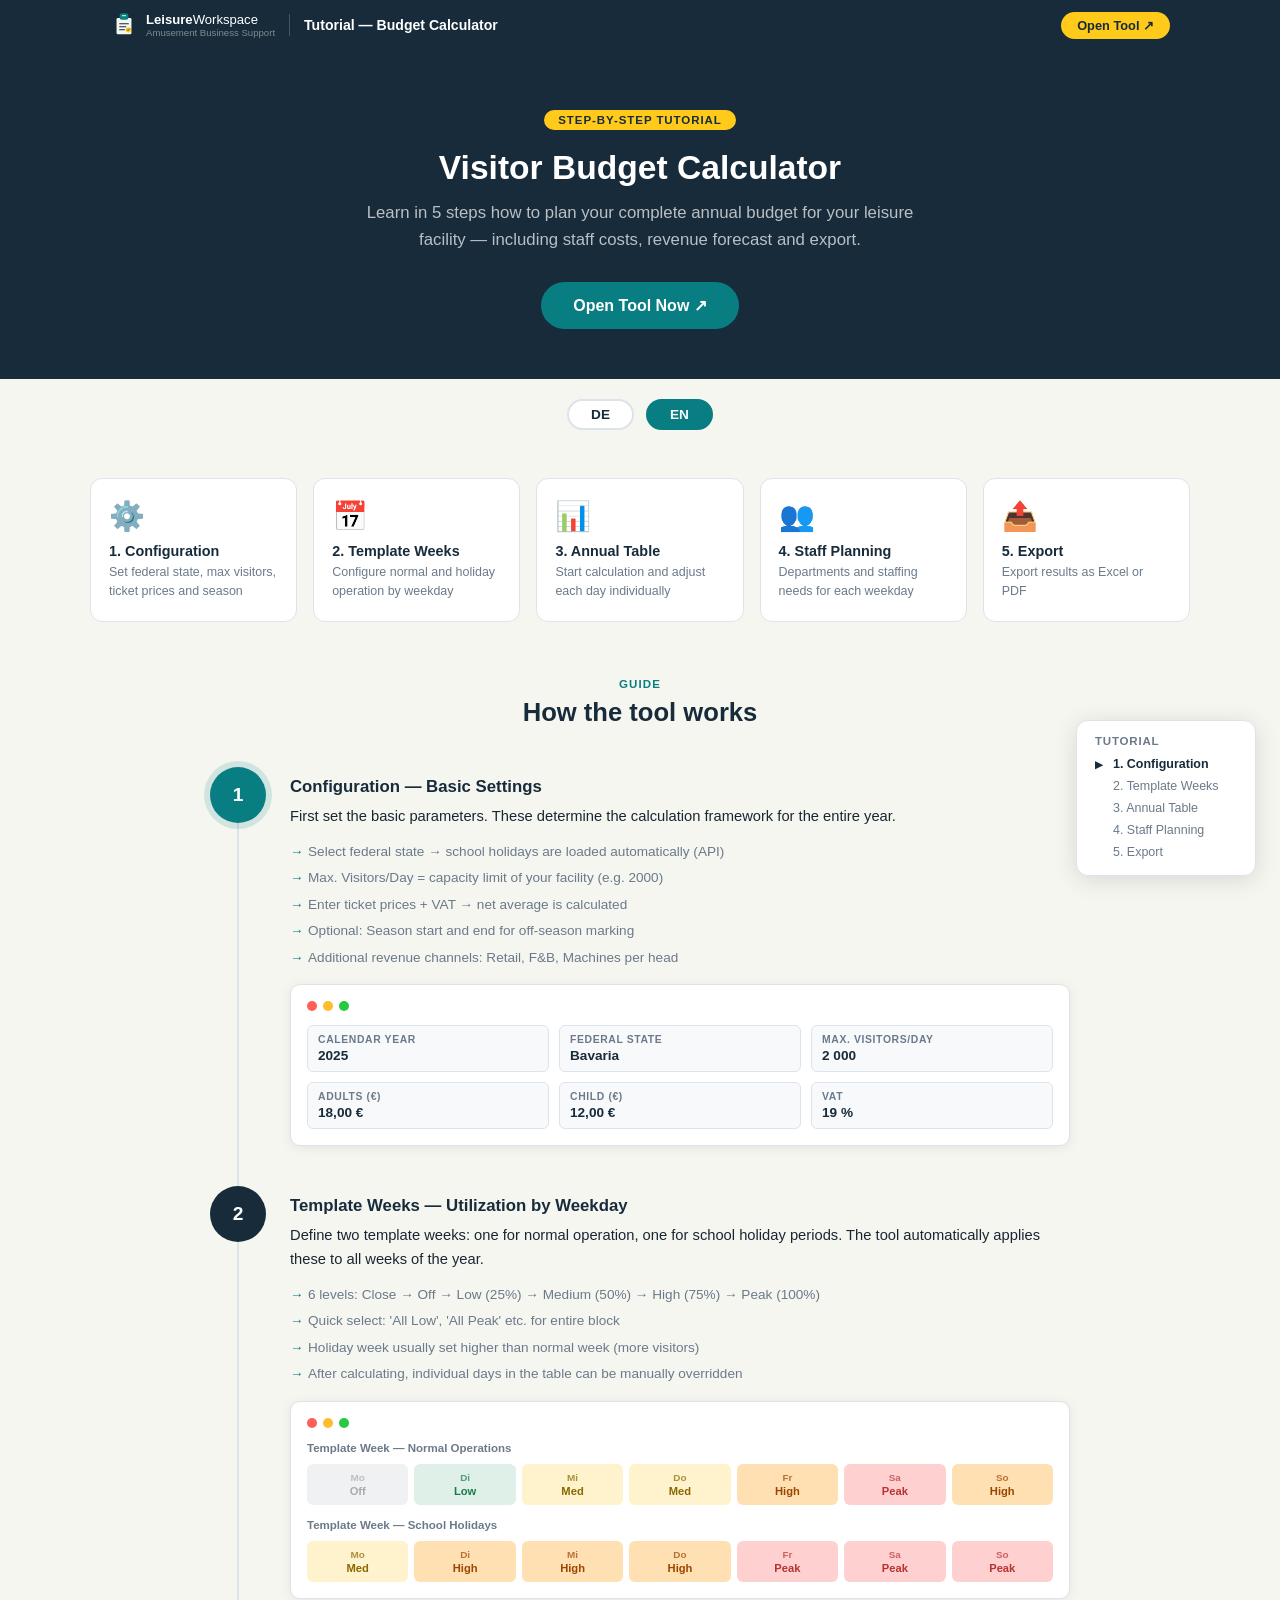
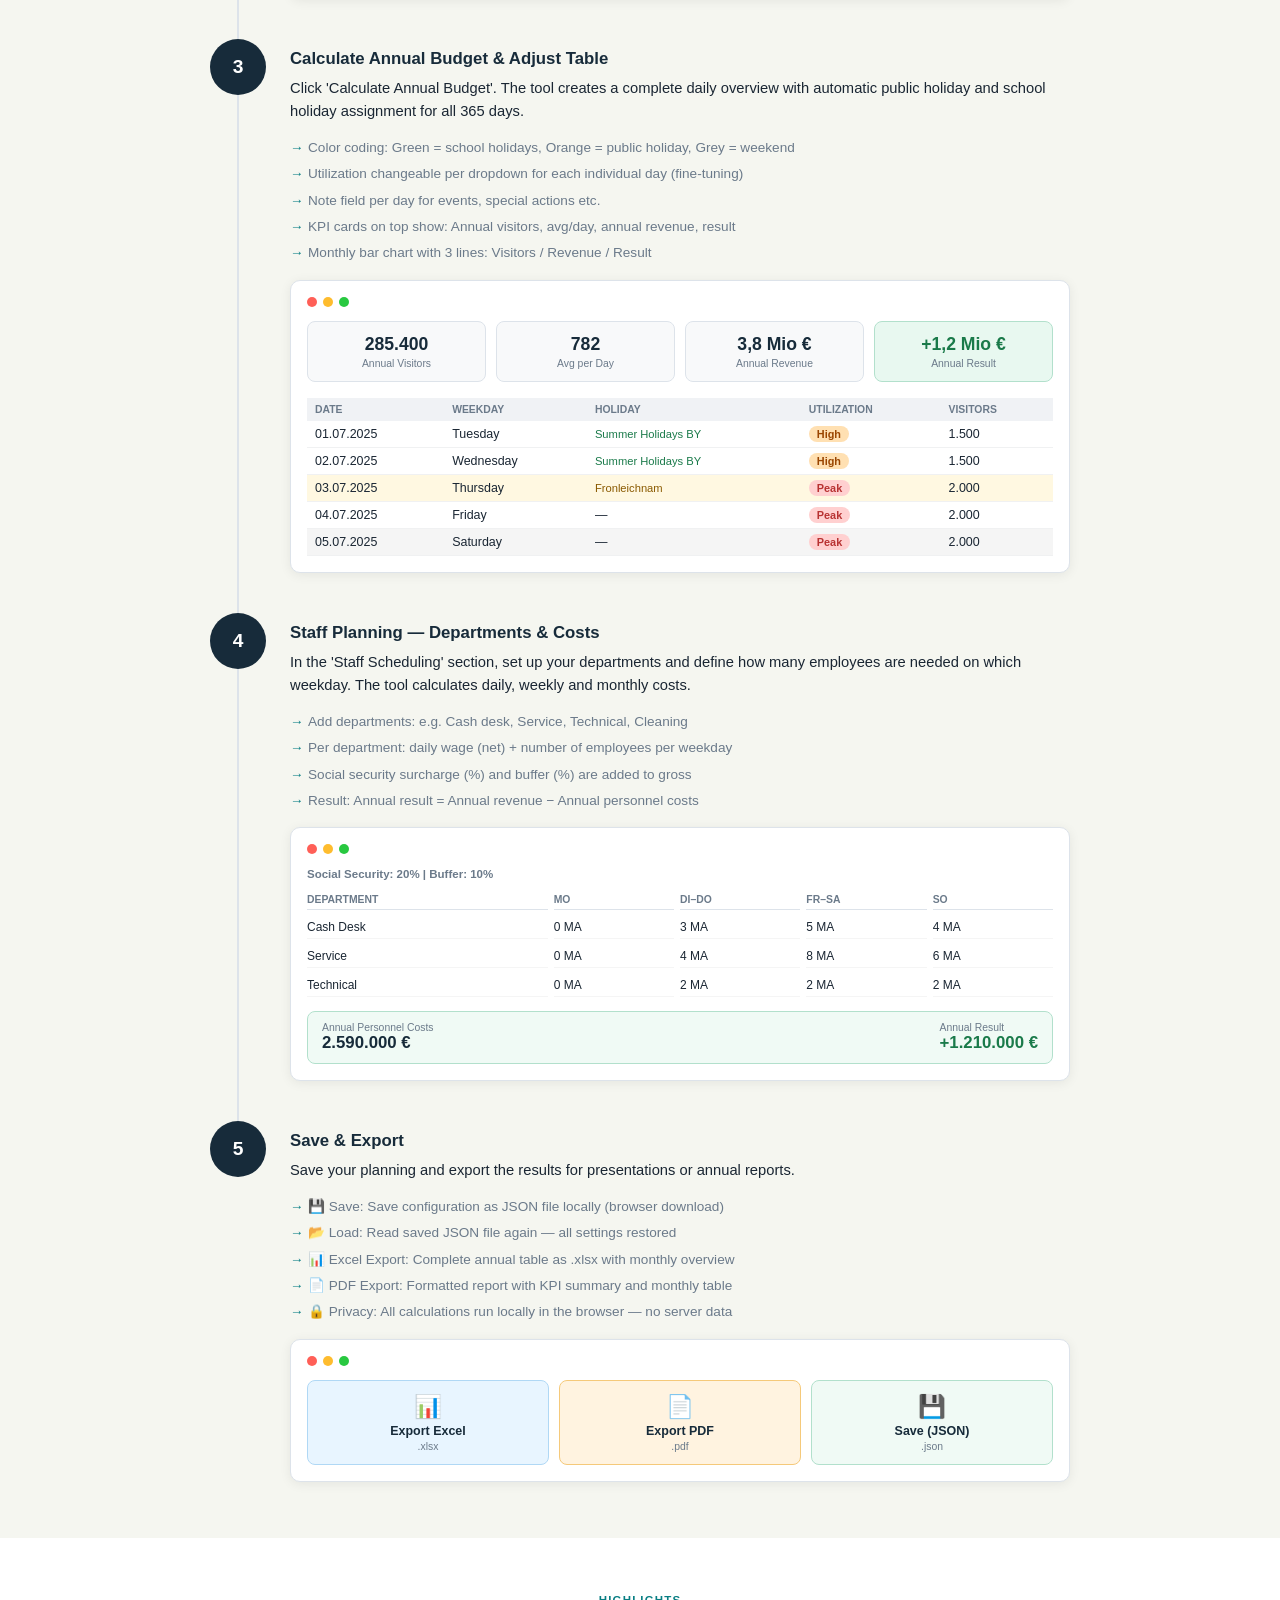
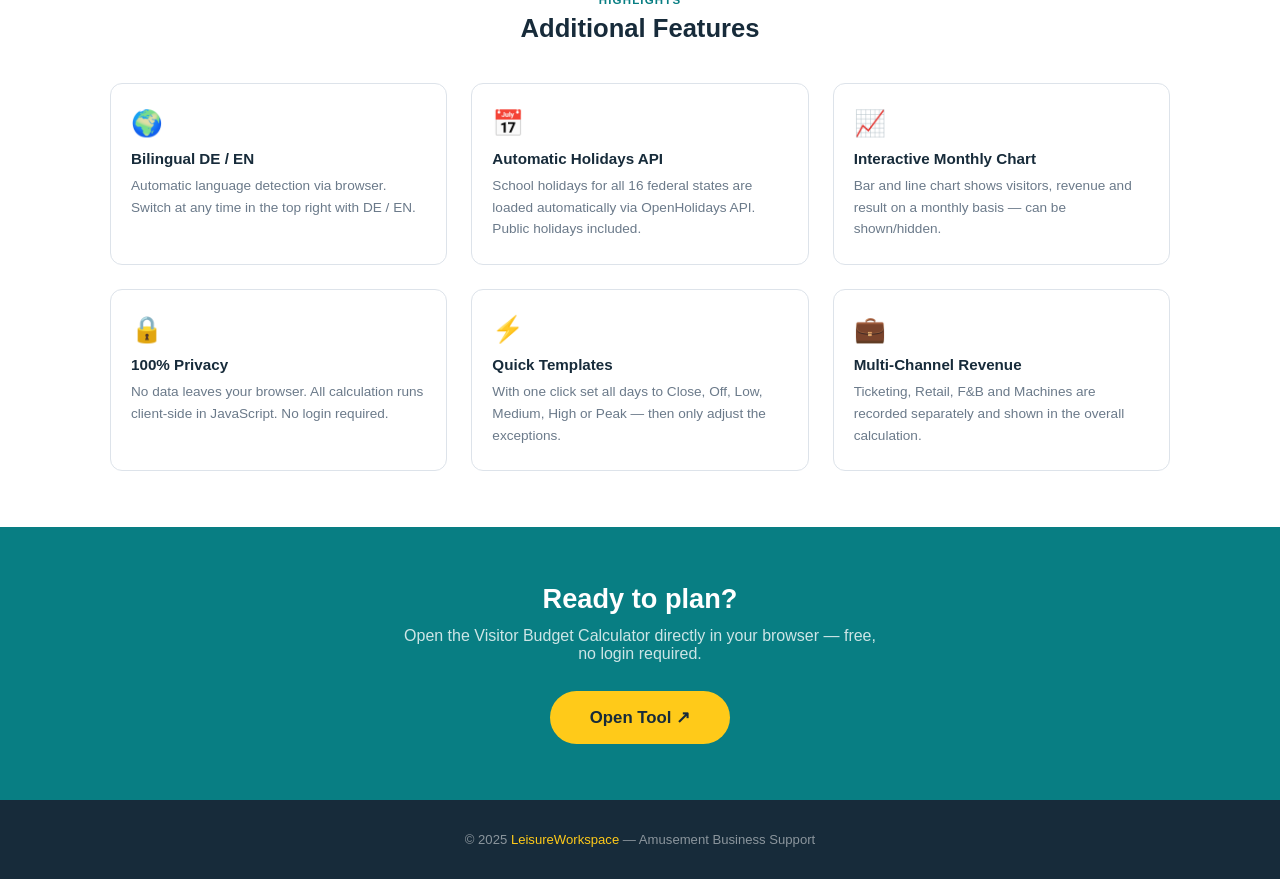
<file: tutorial.html>
<!DOCTYPE html>
<html lang="de">
<head>
  <meta charset="UTF-8" />
  <meta name="viewport" content="width=device-width, initial-scale=1.0" />
  <title>Tutorial — Besucher-Budget-Rechner | LeisureWorkspace</title>
  <style>
    :root {
      --navy: #172B3A;
      --teal: #087E83;
      --yellow: #FFCA19;
      --bg: #F5F6F0;
      --white: #ffffff;
      --text: #1a2633;
      --muted: #6b7a8a;
      --border: #dde3ea;
      --step-active: #087E83;
      --radius: 12px;
    }
    * { box-sizing: border-box; margin: 0; padding: 0; }
    body { font-family: -apple-system, BlinkMacSystemFont, 'Segoe UI', sans-serif; background: var(--bg); color: var(--text); }

    /* NAV */
    .top-nav { background: var(--navy); position: sticky; top: 0; z-index: 200; }
    .nav-inner { max-width: 1100px; margin: 0 auto; padding: 0 20px; height: 50px; display: flex; align-items: center; gap: 0; }
    .nav-brand { display: flex; align-items: center; gap: 8px; text-decoration: none; flex-shrink: 0; }
    .nav-logo-svg { width: 28px; height: 28px; }
    .nav-brand-name { font-size: 0.82rem; color: #fff; font-weight: 400; }
    .nav-brand-name strong { font-weight: 800; }
    .nav-brand-sub { font-size: 0.6rem; color: rgba(255,255,255,.45); }
    .nav-divider { width: 1px; height: 22px; background: rgba(255,255,255,.2); margin: 0 14px; }
    .nav-tool-title { font-size: 0.88rem; font-weight: 600; color: #fff; }
    .nav-spacer { flex: 1; }
    .nav-home-btn { background: var(--yellow); color: var(--navy); border-radius: 999px; padding: 6px 16px; font-size: 0.8rem; font-weight: 700; text-decoration: none; }

    /* HERO */
    .hero { background: var(--navy); color: #fff; padding: 60px 20px 50px; text-align: center; }
    .hero-badge { display: inline-block; background: var(--yellow); color: var(--navy); font-size: 0.72rem; font-weight: 800; letter-spacing: .08em; text-transform: uppercase; padding: 4px 14px; border-radius: 999px; margin-bottom: 18px; }
    .hero h1 { font-size: 2.1rem; font-weight: 800; margin-bottom: 12px; line-height: 1.2; }
    .hero p { font-size: 1.05rem; color: rgba(255,255,255,.7); max-width: 560px; margin: 0 auto 28px; line-height: 1.6; }
    .hero-cta { display: inline-block; background: var(--teal); color: #fff; padding: 14px 32px; border-radius: 999px; font-weight: 700; font-size: 1rem; text-decoration: none; transition: background .2s; }
    .hero-cta:hover { background: #065f63; }

    /* LAYOUT */
    .container { max-width: 1100px; margin: 0 auto; padding: 0 20px; }

    /* OVERVIEW CHIPS */
    .overview { padding: 48px 20px 0; }
    .overview-grid { display: grid; grid-template-columns: repeat(auto-fit, minmax(200px, 1fr)); gap: 16px; max-width: 1100px; margin: 0 auto; }
    .overview-card { background: var(--white); border: 1px solid var(--border); border-radius: var(--radius); padding: 20px 18px; cursor: pointer; transition: box-shadow .2s, transform .15s; }
    .overview-card:hover { box-shadow: 0 4px 18px rgba(0,0,0,.1); transform: translateY(-2px); }
    .overview-card .oc-icon { font-size: 1.8rem; margin-bottom: 10px; }
    .overview-card .oc-title { font-size: 0.9rem; font-weight: 700; margin-bottom: 4px; color: var(--navy); }
    .overview-card .oc-desc { font-size: 0.78rem; color: var(--muted); line-height: 1.5; }

    /* STEPS */
    .steps-section { padding: 56px 20px; }
    .section-label { text-align: center; font-size: 0.72rem; font-weight: 800; letter-spacing: .1em; text-transform: uppercase; color: var(--teal); margin-bottom: 8px; }
    .section-title { text-align: center; font-size: 1.6rem; font-weight: 800; color: var(--navy); margin-bottom: 40px; }

    .step-list { max-width: 860px; margin: 0 auto; display: flex; flex-direction: column; gap: 0; }
    .step-item { display: grid; grid-template-columns: 56px 1fr; gap: 0 24px; position: relative; padding-bottom: 40px; }
    .step-item:last-child { padding-bottom: 0; }
    .step-item::before {
      content: '';
      position: absolute;
      left: 27px;
      top: 52px;
      bottom: 0;
      width: 2px;
      background: var(--border);
    }
    .step-item:last-child::before { display: none; }
    .step-num {
      width: 56px; height: 56px; border-radius: 50%;
      background: var(--navy); color: #fff;
      display: flex; align-items: center; justify-content: center;
      font-size: 1.2rem; font-weight: 800;
      flex-shrink: 0; z-index: 1;
    }
    .step-num.active { background: var(--teal); box-shadow: 0 0 0 6px rgba(8,126,131,.15); }
    .step-body { padding-top: 10px; }
    .step-title { font-size: 1.05rem; font-weight: 700; color: var(--navy); margin-bottom: 8px; }
    .step-desc { font-size: 0.92rem; color: var(--text); line-height: 1.6; margin-bottom: 14px; }
    .step-tips { list-style: none; display: flex; flex-direction: column; gap: 6px; }
    .step-tips li { font-size: 0.85rem; color: var(--muted); padding-left: 18px; position: relative; line-height: 1.5; }
    .step-tips li::before { content: '→'; position: absolute; left: 0; color: var(--teal); font-weight: 700; }

    /* MOCKUP SCREENS */
    .mock-screen {
      background: var(--white); border: 1px solid var(--border); border-radius: 10px;
      padding: 16px; margin-top: 16px; overflow: hidden;
      box-shadow: 0 2px 12px rgba(0,0,0,.07);
    }
    .mock-bar { display: flex; gap: 6px; margin-bottom: 14px; }
    .mock-dot { width: 10px; height: 10px; border-radius: 50%; }
    .mock-dot.red { background: #ff5f57; }
    .mock-dot.yellow { background: #febc2e; }
    .mock-dot.green { background: #28c840; }

    /* mock: config inputs */
    .mock-inputs { display: grid; grid-template-columns: 1fr 1fr 1fr; gap: 10px; }
    .mock-field { background: #f8f9fa; border: 1px solid var(--border); border-radius: 6px; padding: 8px 10px; }
    .mock-label { font-size: 0.65rem; font-weight: 700; color: var(--muted); text-transform: uppercase; letter-spacing: .06em; margin-bottom: 3px; }
    .mock-value { font-size: 0.85rem; font-weight: 600; color: var(--navy); }

    /* mock: week template */
    .mock-week { display: flex; gap: 6px; margin-top: 10px; }
    .mock-day { flex: 1; text-align: center; border-radius: 6px; padding: 8px 4px; font-size: 0.7rem; font-weight: 700; }
    .mock-day.off { background: #f0f1f3; color: #aaa; }
    .mock-day.low { background: #dff0e8; color: #1a7a4a; }
    .mock-day.med { background: #fff3cd; color: #8a6800; }
    .mock-day.high { background: #ffe0b2; color: #9a4500; }
    .mock-day.peak { background: #ffd0d0; color: #b83232; }
    .mock-day .mock-day-name { font-size: 0.62rem; font-weight: 600; color: inherit; opacity: .7; margin-bottom: 2px; }

    /* mock: table */
    .mock-table { width: 100%; border-collapse: collapse; font-size: 0.78rem; }
    .mock-table th { background: #f0f2f5; padding: 6px 8px; text-align: left; font-size: 0.65rem; color: var(--muted); font-weight: 700; text-transform: uppercase; }
    .mock-table td { padding: 5px 8px; border-bottom: 1px solid #f0f1f2; }
    .occ-badge { display: inline-block; padding: 2px 8px; border-radius: 999px; font-size: 0.68rem; font-weight: 700; }
    .occ-peak { background: #ffd0d0; color: #b83232; }
    .occ-high { background: #ffe0b2; color: #9a4500; }
    .occ-med  { background: #fff3cd; color: #8a6800; }
    .occ-low  { background: #dff0e8; color: #1a7a4a; }
    .occ-off  { background: #f0f1f3; color: #888; }
    .occ-close{ background: #ebebeb; color: #aaa; }

    /* mock: kpi cards */
    .mock-kpi { display: grid; grid-template-columns: repeat(4, 1fr); gap: 10px; }
    .mock-kpi-card { background: #f8f9fa; border: 1px solid var(--border); border-radius: 8px; padding: 12px 10px; text-align: center; }
    .mock-kpi-val { font-size: 1.1rem; font-weight: 800; color: var(--navy); }
    .mock-kpi-lbl { font-size: 0.65rem; color: var(--muted); margin-top: 3px; }

    /* mock: chart bars */
    .mock-chart { display: flex; align-items: flex-end; gap: 5px; height: 80px; padding: 0 4px; }
    .mock-bar-group { flex: 1; display: flex; flex-direction: column; align-items: center; gap: 2px; }
    .mock-bar-seg { width: 100%; border-radius: 3px 3px 0 0; }
    .mock-bar-lbl { font-size: 0.55rem; color: var(--muted); }

    /* mock: staff table */
    .mock-staff { display: grid; grid-template-columns: 2fr 1fr 1fr 1fr 1fr; gap: 6px; font-size: 0.75rem; }
    .mock-staff-hd { font-weight: 700; color: var(--muted); font-size: 0.65rem; text-transform: uppercase; padding: 4px 0; border-bottom: 1px solid var(--border); }
    .mock-staff-cell { padding: 4px 0; border-bottom: 1px solid #f5f5f5; }

    /* FEATURE HIGHLIGHT */
    .features { background: var(--white); padding: 56px 20px; }
    .feat-grid { display: grid; grid-template-columns: repeat(auto-fit, minmax(260px, 1fr)); gap: 24px; max-width: 1100px; margin: 0 auto; }
    .feat-card { border: 1px solid var(--border); border-radius: var(--radius); padding: 24px 20px; }
    .feat-icon { font-size: 1.6rem; margin-bottom: 12px; }
    .feat-title { font-size: 0.95rem; font-weight: 700; color: var(--navy); margin-bottom: 8px; }
    .feat-body { font-size: 0.85rem; color: var(--muted); line-height: 1.6; }

    /* FOOTER */
    .tut-footer { background: var(--navy); color: rgba(255,255,255,.5); text-align: center; padding: 32px 20px; font-size: 0.82rem; }
    .tut-footer a { color: var(--yellow); text-decoration: none; }

    /* LANG TOGGLE */
    .lang-switch { display: flex; justify-content: center; gap: 12px; padding: 20px 0 0; }
    .lang-btn { border: 2px solid var(--border); background: var(--white); color: var(--navy); padding: 6px 22px; border-radius: 999px; font-size: 0.85rem; font-weight: 700; cursor: pointer; transition: all .15s; }
    .lang-btn.active { border-color: var(--teal); background: var(--teal); color: #fff; }

    /* Progress indicator */
    .progress-bar-wrap { position: fixed; bottom: 24px; right: 24px; background: var(--white); border: 1px solid var(--border); border-radius: var(--radius); padding: 14px 18px; box-shadow: 0 4px 24px rgba(0,0,0,.12); min-width: 180px; z-index: 100; }
    .progress-title { font-size: 0.72rem; font-weight: 700; color: var(--muted); text-transform: uppercase; letter-spacing: .07em; margin-bottom: 8px; }
    .progress-steps { display: flex; flex-direction: column; gap: 4px; }
    .progress-step { font-size: 0.78rem; color: var(--muted); padding: 2px 0 2px 18px; position: relative; }
    .progress-step.done { color: var(--teal); }
    .progress-step.done::before { content: '✓'; position: absolute; left: 0; font-weight: 800; color: var(--teal); }
    .progress-step.current { color: var(--navy); font-weight: 700; }
    .progress-step.current::before { content: '▶'; position: absolute; left: 0; font-size: 0.6rem; color: var(--navy); top: 4px; }

    @media (max-width: 640px) {
      .hero h1 { font-size: 1.5rem; }
      .mock-inputs { grid-template-columns: 1fr 1fr; }
      .mock-kpi { grid-template-columns: 1fr 1fr; }
      .progress-bar-wrap { display: none; }
      .step-item { grid-template-columns: 40px 1fr; }
      .step-num { width: 40px; height: 40px; font-size: 1rem; }
    }
  </style>
</head>
<body>

<!-- NAV -->
<nav class="top-nav">
  <div class="nav-inner">
    <a href="https://leisureworkspace.com" class="nav-brand">
      <svg class="nav-logo-svg" xmlns="http://www.w3.org/2000/svg" viewBox="0 0 64 64">
        <rect x="9" y="9" width="46" height="51" rx="8" fill="#172B3A"/>
        <rect x="15" y="16" width="34" height="37" rx="3" fill="#F5F6F0"/>
        <rect x="22" y="5" width="20" height="15" rx="5" fill="#087E83"/>
        <rect x="27" y="9" width="10" height="3" rx="1.5" fill="#BDE3D1"/>
        <path d="M22 29h20M22 36h14M22 43h11" stroke="#172B3A" stroke-width="2.5" stroke-linecap="round"/>
        <circle cx="42" cy="43" r="6" fill="#FFCA19"/>
        <path d="m39.5 43 1.7 1.7 3.4-3.7" fill="none" stroke="#172B3A" stroke-width="1.8" stroke-linecap="round" stroke-linejoin="round"/>
      </svg>
      <div>
        <div class="nav-brand-name"><strong>Leisure</strong>Workspace</div>
        <div style="font-size:.6rem;color:rgba(255,255,255,.45)">Amusement Business Support</div>
      </div>
    </a>
    <div class="nav-divider"></div>
    <span class="nav-tool-title" id="navTitle">Tutorial — Budget-Rechner</span>
    <div class="nav-spacer"></div>
    <a href="https://leisureworkspace.com/budgetplanner" class="nav-home-btn" id="toolLink">Zum Tool ↗</a>
  </div>
</nav>

<!-- HERO -->
<section class="hero">
  <div class="hero-badge" id="heroBadge">Schritt-für-Schritt Tutorial</div>
  <h1 id="heroTitle">Besucher-Budget-Rechner</h1>
  <p id="heroSub">Lernen Sie in 5 Schritten, wie Sie Ihr komplettes Jahresbudget für Ihre Freizeitanlage planen — inklusive Personalkosten, Umsatz-Prognose und Export.</p>
  <a href="https://leisureworkspace.com/budgetplanner" class="hero-cta" id="heroCta">Jetzt Tool öffnen ↗</a>
</section>

<!-- LANG SWITCH -->
<div class="lang-switch">
  <button class="lang-btn active" onclick="setLang('de')" id="btnDe">DE</button>
  <button class="lang-btn" onclick="setLang('en')" id="btnEn">EN</button>
</div>

<!-- OVERVIEW -->
<section class="overview">
  <div class="overview-grid">
    <div class="overview-card" onclick="scrollToStep(1)">
      <div class="oc-icon">⚙️</div>
      <div class="oc-title" data-de="1. Konfiguration" data-en="1. Configuration">1. Konfiguration</div>
      <div class="oc-desc" data-de="Bundesland, Besuchermax, Ticketpreise und Saison einstellen" data-en="Set federal state, max visitors, ticket prices and season">Bundesland, Besuchermax, Ticketpreise und Saison einstellen</div>
    </div>
    <div class="overview-card" onclick="scrollToStep(2)">
      <div class="oc-icon">📅</div>
      <div class="oc-title" data-de="2. Musterwochen" data-en="2. Template Weeks">2. Musterwochen</div>
      <div class="oc-desc" data-de="Normal- und Ferienbetrieb nach Wochentag konfigurieren" data-en="Configure normal and holiday operation by weekday">Normal- und Ferienbetrieb nach Wochentag konfigurieren</div>
    </div>
    <div class="overview-card" onclick="scrollToStep(3)">
      <div class="oc-icon">📊</div>
      <div class="oc-title" data-de="3. Jahrestabelle" data-en="3. Annual Table">3. Jahrestabelle</div>
      <div class="oc-desc" data-de="Berechnung starten und jeden Tag einzeln anpassen" data-en="Start calculation and adjust each day individually">Berechnung starten und jeden Tag einzeln anpassen</div>
    </div>
    <div class="overview-card" onclick="scrollToStep(4)">
      <div class="oc-icon">👥</div>
      <div class="oc-title" data-de="4. Personalplanung" data-en="4. Staff Planning">4. Personalplanung</div>
      <div class="oc-desc" data-de="Abteilungen und Mitarbeiterbedarf für jeden Wochentag" data-en="Departments and staffing needs for each weekday">Abteilungen und Mitarbeiterbedarf für jeden Wochentag</div>
    </div>
    <div class="overview-card" onclick="scrollToStep(5)">
      <div class="oc-icon">📤</div>
      <div class="oc-title" data-de="5. Export" data-en="5. Export">5. Export</div>
      <div class="oc-desc" data-de="Ergebnisse als Excel oder PDF exportieren" data-en="Export results as Excel or PDF">Ergebnisse als Excel oder PDF exportieren</div>
    </div>
  </div>
</section>

<!-- STEPS -->
<section class="steps-section">
  <div class="container">
    <div class="section-label" data-de="Anleitung" data-en="Guide">Anleitung</div>
    <h2 class="section-title" data-de="So funktioniert das Tool" data-en="How the tool works">So funktioniert das Tool</h2>

    <div class="step-list">

      <!-- STEP 1 -->
      <div class="step-item" id="step1">
        <div class="step-num active">1</div>
        <div class="step-body">
          <div class="step-title" data-de="Konfiguration — Grundeinstellungen" data-en="Configuration — Basic Settings">Konfiguration — Grundeinstellungen</div>
          <div class="step-desc" data-de="Stellen Sie zuerst die Grundparameter ein. Diese bestimmen den Berechnungsrahmen für das gesamte Jahr." data-en="First set the basic parameters. These determine the calculation framework for the entire year.">Stellen Sie zuerst die Grundparameter ein. Diese bestimmen den Berechnungsrahmen für das gesamte Jahr.</div>
          <ul class="step-tips">
            <li data-de="Bundesland wählen → Schulferien werden automatisch geladen (API)" data-en="Select federal state → school holidays are loaded automatically (API)">Bundesland wählen → Schulferien werden automatisch geladen (API)</li>
            <li data-de="Max. Besucher/Tag = Kapazitätsgrenze Ihrer Anlage (z.B. 2000)" data-en="Max. Visitors/Day = capacity limit of your facility (e.g. 2000)">Max. Besucher/Tag = Kapazitätsgrenze Ihrer Anlage (z.B. 2000)</li>
            <li data-de="Ticketpreise + MwSt eingeben → Netto-Durchschnitt wird berechnet" data-en="Enter ticket prices + VAT → net average is calculated">Ticketpreise + MwSt eingeben → Netto-Durchschnitt wird berechnet</li>
            <li data-de="Optional: Saisonbeginn und -ende für Außerhalb-Saison-Markierung" data-en="Optional: Season start and end for off-season marking">Optional: Saisonbeginn und -ende für Außerhalb-Saison-Markierung</li>
            <li data-de="Zusätzliche Umsatzkanäle: Retail, F&B, Maschinen pro Kopf angeben" data-en="Additional revenue channels: Retail, F&B, Machines per head">Zusätzliche Umsatzkanäle: Retail, F&B, Maschinen pro Kopf angeben</li>
          </ul>

          <div class="mock-screen">
            <div class="mock-bar"><div class="mock-dot red"></div><div class="mock-dot yellow"></div><div class="mock-dot green"></div></div>
            <div class="mock-inputs">
              <div class="mock-field">
                <div class="mock-label" data-de="Kalenderjahr" data-en="Calendar Year">Kalenderjahr</div>
                <div class="mock-value">2025</div>
              </div>
              <div class="mock-field">
                <div class="mock-label" data-de="Bundesland" data-en="Federal State">Bundesland</div>
                <div class="mock-value" data-de="Bayern" data-en="Bavaria">Bayern</div>
              </div>
              <div class="mock-field">
                <div class="mock-label" data-de="Max. Besucher/Tag" data-en="Max. Visitors/Day">Max. Besucher/Tag</div>
                <div class="mock-value">2 000</div>
              </div>
              <div class="mock-field">
                <div class="mock-label" data-de="Erwachsene (€)" data-en="Adults (€)">Erwachsene (€)</div>
                <div class="mock-value">18,00 €</div>
              </div>
              <div class="mock-field">
                <div class="mock-label" data-de="Kind (€)" data-en="Child (€)">Kind (€)</div>
                <div class="mock-value">12,00 €</div>
              </div>
              <div class="mock-field">
                <div class="mock-label" data-de="MwSt" data-en="VAT">MwSt</div>
                <div class="mock-value">19 %</div>
              </div>
            </div>
          </div>
        </div>
      </div>

      <!-- STEP 2 -->
      <div class="step-item" id="step2">
        <div class="step-num">2</div>
        <div class="step-body">
          <div class="step-title" data-de="Musterwochen — Auslastung nach Wochentag" data-en="Template Weeks — Utilization by Weekday">Musterwochen — Auslastung nach Wochentag</div>
          <div class="step-desc" data-de="Definieren Sie zwei Musterwochen: eine für Normalbetrieb, eine für Schulferienzeiten. Das Tool wendet diese automatisch auf alle Wochen des Jahres an." data-en="Define two template weeks: one for normal operation, one for school holiday periods. The tool automatically applies these to all weeks of the year.">Definieren Sie zwei Musterwochen: eine für Normalbetrieb, eine für Schulferienzeiten. Das Tool wendet diese automatisch auf alle Wochen des Jahres an.</div>
          <ul class="step-tips">
            <li data-de="6 Stufen: Close → Off → Low (25%) → Medium (50%) → High (75%) → Peak (100%)" data-en="6 levels: Close → Off → Low (25%) → Medium (50%) → High (75%) → Peak (100%)">6 Stufen: Close → Off → Low (25%) → Medium (50%) → High (75%) → Peak (100%)</li>
            <li data-de="Schnellauswahl: «Alle Low», «Alle Peak» usw. für ganzen Block" data-en="Quick select: 'All Low', 'All Peak' etc. for entire block">Schnellauswahl: «Alle Low», «Alle Peak» usw. für ganzen Block</li>
            <li data-de="Ferienwoche meist höher als Normalwoche einstellen (mehr Besucher)" data-en="Holiday week usually set higher than normal week (more visitors)">Ferienwoche meist höher als Normalwoche einstellen (mehr Besucher)</li>
            <li data-de="Nach dem Berechnen können einzelne Tage in der Tabelle manuell überschrieben werden" data-en="After calculating, individual days in the table can be manually overridden">Nach dem Berechnen können einzelne Tage in der Tabelle manuell überschrieben werden</li>
          </ul>

          <div class="mock-screen">
            <div class="mock-bar"><div class="mock-dot red"></div><div class="mock-dot yellow"></div><div class="mock-dot green"></div></div>
            <div style="font-size:.72rem;font-weight:700;color:var(--muted);margin-bottom:8px" data-de="Musterwoche — Normalbetrieb" data-en="Template Week — Normal Operations">Musterwoche — Normalbetrieb</div>
            <div class="mock-week">
              <div class="mock-day off"><div class="mock-day-name">Mo</div>Off</div>
              <div class="mock-day low"><div class="mock-day-name">Di</div>Low</div>
              <div class="mock-day med"><div class="mock-day-name">Mi</div>Med</div>
              <div class="mock-day med"><div class="mock-day-name">Do</div>Med</div>
              <div class="mock-day high"><div class="mock-day-name">Fr</div>High</div>
              <div class="mock-day peak"><div class="mock-day-name">Sa</div>Peak</div>
              <div class="mock-day high"><div class="mock-day-name">So</div>High</div>
            </div>
            <div style="font-size:.72rem;font-weight:700;color:var(--muted);margin:14px 0 8px" data-de="Musterwoche — Schulferien" data-en="Template Week — School Holidays">Musterwoche — Schulferien</div>
            <div class="mock-week">
              <div class="mock-day med"><div class="mock-day-name">Mo</div>Med</div>
              <div class="mock-day high"><div class="mock-day-name">Di</div>High</div>
              <div class="mock-day high"><div class="mock-day-name">Mi</div>High</div>
              <div class="mock-day high"><div class="mock-day-name">Do</div>High</div>
              <div class="mock-day peak"><div class="mock-day-name">Fr</div>Peak</div>
              <div class="mock-day peak"><div class="mock-day-name">Sa</div>Peak</div>
              <div class="mock-day peak"><div class="mock-day-name">So</div>Peak</div>
            </div>
          </div>
        </div>
      </div>

      <!-- STEP 3 -->
      <div class="step-item" id="step3">
        <div class="step-num">3</div>
        <div class="step-body">
          <div class="step-title" data-de="Jahresbudget berechnen & Tabelle anpassen" data-en="Calculate Annual Budget & Adjust Table">Jahresbudget berechnen &amp; Tabelle anpassen</div>
          <div class="step-desc" data-de="Klicken Sie auf «Berechne Jahresbudget». Das Tool erstellt eine vollständige Tagesübersicht mit automatischer Feiertags- und Ferienzuweisung für alle 365 Tage." data-en="Click 'Calculate Annual Budget'. The tool creates a complete daily overview with automatic public holiday and school holiday assignment for all 365 days.">Klicken Sie auf «Berechne Jahresbudget». Das Tool erstellt eine vollständige Tagesübersicht mit automatischer Feiertags- und Ferienzuweisung für alle 365 Tage.</div>
          <ul class="step-tips">
            <li data-de="Farbkodierung: Grün = Schulferien, Orange = Feiertag, Grau = Wochenende" data-en="Color coding: Green = school holidays, Orange = public holiday, Grey = weekend">Farbkodierung: Grün = Schulferien, Orange = Feiertag, Grau = Wochenende</li>
            <li data-de="Auslastung per Dropdown für jeden einzelnen Tag änderbar (Feinsteuering)" data-en="Utilization changeable per dropdown for each individual day (fine-tuning)">Auslastung per Dropdown für jeden einzelnen Tag änderbar (Feinsteuering)</li>
            <li data-de="Notiz-Feld pro Tag für Events, Sonderaktionen etc." data-en="Note field per day for events, special actions etc.">Notiz-Feld pro Tag für Events, Sonderaktionen etc.</li>
            <li data-de="KPI-Karten oben zeigen: Jahresbesucher, Ø/Tag, Jahresumsatz, Ergebnis" data-en="KPI cards on top show: Annual visitors, avg/day, annual revenue, result">KPI-Karten oben zeigen: Jahresbesucher, Ø/Tag, Jahresumsatz, Ergebnis</li>
            <li data-de="Monatsbalkendiagramm mit 3 Linien: Besucher / Umsatz / Ergebnis" data-en="Monthly bar chart with 3 lines: Visitors / Revenue / Result">Monatsbalkendiagramm mit 3 Linien: Besucher / Umsatz / Ergebnis</li>
          </ul>

          <div class="mock-screen">
            <div class="mock-bar"><div class="mock-dot red"></div><div class="mock-dot yellow"></div><div class="mock-dot green"></div></div>
            <div class="mock-kpi" style="margin-bottom:16px">
              <div class="mock-kpi-card">
                <div class="mock-kpi-val">285.400</div>
                <div class="mock-kpi-lbl" data-de="Jahresbesucher" data-en="Annual Visitors">Jahresbesucher</div>
              </div>
              <div class="mock-kpi-card">
                <div class="mock-kpi-val">782</div>
                <div class="mock-kpi-lbl" data-de="Ø pro Tag" data-en="Avg per Day">Ø pro Tag</div>
              </div>
              <div class="mock-kpi-card">
                <div class="mock-kpi-val">3,8 Mio €</div>
                <div class="mock-kpi-lbl" data-de="Jahresumsatz" data-en="Annual Revenue">Jahresumsatz</div>
              </div>
              <div class="mock-kpi-card" style="background:#e8f8f0;border-color:#b2e0cc">
                <div class="mock-kpi-val" style="color:#1a7a4a">+1,2 Mio €</div>
                <div class="mock-kpi-lbl" data-de="Jahresergebnis" data-en="Annual Result">Jahresergebnis</div>
              </div>
            </div>
            <table class="mock-table">
              <thead><tr>
                <th data-de="Datum" data-en="Date">Datum</th>
                <th data-de="Wochentag" data-en="Weekday">Wochentag</th>
                <th data-de="Ferien/Feiertag" data-en="Holiday">Ferien/Feiertag</th>
                <th data-de="Auslastung" data-en="Utilization">Auslastung</th>
                <th data-de="Besucher" data-en="Visitors">Besucher</th>
              </tr></thead>
              <tbody>
                <tr><td>01.07.2025</td><td data-de="Dienstag" data-en="Tuesday">Dienstag</td><td style="color:#1a7a4a;font-size:.7rem" data-de="Sommerferien BY" data-en="Summer Holidays BY">Sommerferien BY</td><td><span class="occ-badge occ-high">High</span></td><td>1.500</td></tr>
                <tr><td>02.07.2025</td><td data-de="Mittwoch" data-en="Wednesday">Mittwoch</td><td style="color:#1a7a4a;font-size:.7rem" data-de="Sommerferien BY" data-en="Summer Holidays BY">Sommerferien BY</td><td><span class="occ-badge occ-high">High</span></td><td>1.500</td></tr>
                <tr style="background:#fff8e1"><td>03.07.2025</td><td data-de="Donnerstag" data-en="Thursday">Donnerstag</td><td style="color:#8a5a00;font-size:.7rem">Fronleichnam</td><td><span class="occ-badge occ-peak">Peak</span></td><td>2.000</td></tr>
                <tr><td>04.07.2025</td><td data-de="Freitag" data-en="Friday">Freitag</td><td>—</td><td><span class="occ-badge occ-peak">Peak</span></td><td>2.000</td></tr>
                <tr style="background:#f5f5f5"><td>05.07.2025</td><td data-de="Samstag" data-en="Saturday">Samstag</td><td>—</td><td><span class="occ-badge occ-peak">Peak</span></td><td>2.000</td></tr>
              </tbody>
            </table>
          </div>
        </div>
      </div>

      <!-- STEP 4 -->
      <div class="step-item" id="step4">
        <div class="step-num">4</div>
        <div class="step-body">
          <div class="step-title" data-de="Personalplanung — Abteilungen & Kosten" data-en="Staff Planning — Departments & Costs">Personalplanung — Abteilungen &amp; Kosten</div>
          <div class="step-desc" data-de="Im Bereich «Personaleinsatzplanung» legen Sie Ihre Abteilungen an und definieren, wie viele Mitarbeiter an welchem Wochentag benötigt werden. Das Tool berechnet daraus Tages-, Wochen- und Monatskosten." data-en="In the 'Staff Scheduling' section, set up your departments and define how many employees are needed on which weekday. The tool calculates daily, weekly and monthly costs.">Im Bereich «Personaleinsatzplanung» legen Sie Ihre Abteilungen an und definieren, wie viele Mitarbeiter an welchem Wochentag benötigt werden. Das Tool berechnet daraus Tages-, Wochen- und Monatskosten.</div>
          <ul class="step-tips">
            <li data-de="Abteilungen hinzufügen: z.B. Kasse, Service, Technik, Reinigung" data-en="Add departments: e.g. Cash desk, Service, Technical, Cleaning">Abteilungen hinzufügen: z.B. Kasse, Service, Technik, Reinigung</li>
            <li data-de="Pro Abteilung: Tageslohn (Netto) + Anzahl MA pro Wochentag" data-en="Per department: daily wage (net) + number of employees per weekday">Pro Abteilung: Tageslohn (Netto) + Anzahl MA pro Wochentag</li>
            <li data-de="SV-Zuschlag (%) und Puffer (%) werden auf Brutto aufgeschlagen" data-en="Social security surcharge (%) and buffer (%) are added to gross">SV-Zuschlag (%) und Puffer (%) werden auf Brutto aufgeschlagen</li>
            <li data-de="Ergebnis: Jahresergebnis = Jahresumsatz − Jahrespersonalkosten" data-en="Result: Annual result = Annual revenue − Annual personnel costs">Ergebnis: Jahresergebnis = Jahresumsatz − Jahrespersonalkosten</li>
          </ul>

          <div class="mock-screen">
            <div class="mock-bar"><div class="mock-dot red"></div><div class="mock-dot yellow"></div><div class="mock-dot green"></div></div>
            <div style="font-size:.72rem;font-weight:700;color:var(--muted);margin-bottom:10px" data-de="SV-Zuschlag: 20%  |  Puffer: 10%" data-en="Social Security: 20%  |  Buffer: 10%">SV-Zuschlag: 20%  |  Puffer: 10%</div>
            <div class="mock-staff">
              <div class="mock-staff-hd" data-de="Abteilung" data-en="Department">Abteilung</div>
              <div class="mock-staff-hd">Mo</div><div class="mock-staff-hd">Di–Do</div><div class="mock-staff-hd">Fr–Sa</div><div class="mock-staff-hd">So</div>

              <div class="mock-staff-cell" data-de="Kasse / Einlass" data-en="Cash Desk">Kasse / Einlass</div>
              <div class="mock-staff-cell">0 MA</div><div class="mock-staff-cell">3 MA</div><div class="mock-staff-cell">5 MA</div><div class="mock-staff-cell">4 MA</div>

              <div class="mock-staff-cell">Service</div>
              <div class="mock-staff-cell">0 MA</div><div class="mock-staff-cell">4 MA</div><div class="mock-staff-cell">8 MA</div><div class="mock-staff-cell">6 MA</div>

              <div class="mock-staff-cell" data-de="Technik" data-en="Technical">Technik</div>
              <div class="mock-staff-cell">0 MA</div><div class="mock-staff-cell">2 MA</div><div class="mock-staff-cell">2 MA</div><div class="mock-staff-cell">2 MA</div>
            </div>
            <div style="margin-top:14px;background:#f0faf5;border:1px solid #b2e0cc;border-radius:8px;padding:10px 14px;display:flex;justify-content:space-between">
              <div>
                <div style="font-size:.65rem;color:var(--muted)" data-de="Jahrespersonalkosten" data-en="Annual Personnel Costs">Jahrespersonalkosten</div>
                <div style="font-size:1.05rem;font-weight:800;color:#172B3A">2.590.000 €</div>
              </div>
              <div>
                <div style="font-size:.65rem;color:var(--muted)" data-de="Jahresergebnis" data-en="Annual Result">Jahresergebnis</div>
                <div style="font-size:1.05rem;font-weight:800;color:#1a7a4a">+1.210.000 €</div>
              </div>
            </div>
          </div>
        </div>
      </div>

      <!-- STEP 5 -->
      <div class="step-item" id="step5">
        <div class="step-num">5</div>
        <div class="step-body">
          <div class="step-title" data-de="Speichern & Exportieren" data-en="Save & Export">Speichern &amp; Exportieren</div>
          <div class="step-desc" data-de="Sichern Sie Ihre Planung und exportieren Sie die Ergebnisse für Präsentationen oder Jahresberichte." data-en="Save your planning and export the results for presentations or annual reports.">Sichern Sie Ihre Planung und exportieren Sie die Ergebnisse für Präsentationen oder Jahresberichte.</div>
          <ul class="step-tips">
            <li data-de="💾 Speichern: Konfiguration als JSON-Datei lokal sichern (Browser-Download)" data-en="💾 Save: Save configuration as JSON file locally (browser download)">💾 Speichern: Konfiguration als JSON-Datei lokal sichern (Browser-Download)</li>
            <li data-de="📂 Laden: Gespeicherte JSON-Datei wieder einlesen — alle Einstellungen wiederhergestellt" data-en="📂 Load: Read saved JSON file again — all settings restored">📂 Laden: Gespeicherte JSON-Datei wieder einlesen — alle Einstellungen wiederhergestellt</li>
            <li data-de="📊 Excel-Export: Vollständige Jahrestabelle als .xlsx mit Monatsübersicht" data-en="📊 Excel Export: Complete annual table as .xlsx with monthly overview">📊 Excel-Export: Vollständige Jahrestabelle als .xlsx mit Monatsübersicht</li>
            <li data-de="📄 PDF-Export: Formatierter Bericht mit KPI-Zusammenfassung und Monatstabelle" data-en="📄 PDF Export: Formatted report with KPI summary and monthly table">📄 PDF-Export: Formatierter Bericht mit KPI-Zusammenfassung und Monatstabelle</li>
            <li data-de="🔒 Datenschutz: Alle Berechnungen laufen lokal im Browser — keine Serverdaten" data-en="🔒 Privacy: All calculations run locally in the browser — no server data">🔒 Datenschutz: Alle Berechnungen laufen lokal im Browser — keine Serverdaten</li>
          </ul>

          <div class="mock-screen">
            <div class="mock-bar"><div class="mock-dot red"></div><div class="mock-dot yellow"></div><div class="mock-dot green"></div></div>
            <div style="display:flex;gap:10px;flex-wrap:wrap">
              <div style="flex:1;min-width:130px;background:#e8f5ff;border:1px solid #b0d8f5;border-radius:8px;padding:12px;text-align:center">
                <div style="font-size:1.4rem;margin-bottom:4px">📊</div>
                <div style="font-size:.78rem;font-weight:700;color:#172B3A" data-de="Excel exportieren" data-en="Export Excel">Excel exportieren</div>
                <div style="font-size:.65rem;color:#6b7a8a;margin-top:3px">.xlsx</div>
              </div>
              <div style="flex:1;min-width:130px;background:#fff3e0;border:1px solid #f5c97a;border-radius:8px;padding:12px;text-align:center">
                <div style="font-size:1.4rem;margin-bottom:4px">📄</div>
                <div style="font-size:.78rem;font-weight:700;color:#172B3A" data-de="PDF exportieren" data-en="Export PDF">PDF exportieren</div>
                <div style="font-size:.65rem;color:#6b7a8a;margin-top:3px">.pdf</div>
              </div>
              <div style="flex:1;min-width:130px;background:#f0faf5;border:1px solid #b2e0cc;border-radius:8px;padding:12px;text-align:center">
                <div style="font-size:1.4rem;margin-bottom:4px">💾</div>
                <div style="font-size:.78rem;font-weight:700;color:#172B3A" data-de="Speichern (JSON)" data-en="Save (JSON)">Speichern (JSON)</div>
                <div style="font-size:.65rem;color:#6b7a8a;margin-top:3px">.json</div>
              </div>
            </div>
          </div>
        </div>
      </div>

    </div><!-- /step-list -->
  </div>
</section>

<!-- FEATURES -->
<section class="features">
  <div class="container">
    <div class="section-label" data-de="Highlights" data-en="Highlights">Highlights</div>
    <h2 class="section-title" data-de="Weitere Funktionen" data-en="Additional Features">Weitere Funktionen</h2>
    <div class="feat-grid">
      <div class="feat-card">
        <div class="feat-icon">🌍</div>
        <div class="feat-title" data-de="Zweisprachig DE / EN" data-en="Bilingual DE / EN">Zweisprachig DE / EN</div>
        <div class="feat-body" data-de="Automatische Spracherkennung über den Browser. Umschalten jederzeit oben rechts mit DE / EN." data-en="Automatic language detection via browser. Switch at any time in the top right with DE / EN.">Automatische Spracherkennung über den Browser. Umschalten jederzeit oben rechts mit DE / EN.</div>
      </div>
      <div class="feat-card">
        <div class="feat-icon">📅</div>
        <div class="feat-title" data-de="Automatische Ferien-API" data-en="Automatic Holidays API">Automatische Ferien-API</div>
        <div class="feat-body" data-de="Schulferien aller 16 Bundesländer werden automatisch via OpenHolidays API geladen. Feiertage inklusive." data-en="School holidays for all 16 federal states are loaded automatically via OpenHolidays API. Public holidays included.">Schulferien aller 16 Bundesländer werden automatisch via OpenHolidays API geladen. Feiertage inklusive.</div>
      </div>
      <div class="feat-card">
        <div class="feat-icon">📈</div>
        <div class="feat-title" data-de="Interaktives Monatsdiagramm" data-en="Interactive Monthly Chart">Interaktives Monatsdiagramm</div>
        <div class="feat-body" data-de="Balken- und Liniendiagramm zeigt Besucher, Umsatz und Ergebnis auf Monatsbasis — ein- und ausblendbar." data-en="Bar and line chart shows visitors, revenue and result on a monthly basis — can be shown/hidden.">Balken- und Liniendiagramm zeigt Besucher, Umsatz und Ergebnis auf Monatsbasis — ein- und ausblendbar.</div>
      </div>
      <div class="feat-card">
        <div class="feat-icon">🔒</div>
        <div class="feat-title" data-de="100% Datenschutz" data-en="100% Privacy">100% Datenschutz</div>
        <div class="feat-body" data-de="Keine Daten verlassen Ihren Browser. Die gesamte Berechnung läuft clientseitig in JavaScript. Keine Anmeldung erforderlich." data-en="No data leaves your browser. All calculation runs client-side in JavaScript. No login required.">Keine Daten verlassen Ihren Browser. Die gesamte Berechnung läuft clientseitig in JavaScript. Keine Anmeldung erforderlich.</div>
      </div>
      <div class="feat-card">
        <div class="feat-icon">⚡</div>
        <div class="feat-title" data-de="Schnell-Templates" data-en="Quick Templates">Schnell-Templates</div>
        <div class="feat-body" data-de="Mit einem Klick alle Tage auf Close, Off, Low, Medium, High oder Peak setzen — dann nur die Ausnahmen anpassen." data-en="With one click set all days to Close, Off, Low, Medium, High or Peak — then only adjust the exceptions.">Mit einem Klick alle Tage auf Close, Off, Low, Medium, High oder Peak setzen — dann nur die Ausnahmen anpassen.</div>
      </div>
      <div class="feat-card">
        <div class="feat-icon">💼</div>
        <div class="feat-title" data-de="Multi-Kanal-Umsatz" data-en="Multi-Channel Revenue">Multi-Kanal-Umsatz</div>
        <div class="feat-body" data-de="Ticketing, Retail, F&B und Maschinen werden getrennt erfasst und in der Gesamtkalkulation ausgewiesen." data-en="Ticketing, Retail, F&B and Machines are recorded separately and shown in the overall calculation.">Ticketing, Retail, F&amp;B und Maschinen werden getrennt erfasst und in der Gesamtkalkulation ausgewiesen.</div>
      </div>
    </div>
  </div>
</section>

<!-- CTA -->
<section style="background:var(--teal);padding:56px 20px;text-align:center">
  <h2 style="font-size:1.7rem;font-weight:800;color:#fff;margin-bottom:12px" id="ctaTitle" data-de="Bereit zum Planen?" data-en="Ready to plan?">Bereit zum Planen?</h2>
  <p style="color:rgba(255,255,255,.8);font-size:1rem;margin-bottom:28px;max-width:480px;margin-left:auto;margin-right:auto" id="ctaSub" data-de="Öffnen Sie den Besucher-Budget-Rechner direkt im Browser — kostenlos, ohne Anmeldung." data-en="Open the Visitor Budget Calculator directly in your browser — free, no login required.">Öffnen Sie den Besucher-Budget-Rechner direkt im Browser — kostenlos, ohne Anmeldung.</p>
  <a href="https://leisureworkspace.com/budgetplanner" style="display:inline-block;background:var(--yellow);color:var(--navy);padding:16px 40px;border-radius:999px;font-weight:800;font-size:1.05rem;text-decoration:none" id="ctaBtn" data-de="Zum Tool ↗" data-en="Open Tool ↗">Zum Tool ↗</a>
</section>

<!-- FOOTER -->
<footer class="tut-footer">
  <p>&copy; 2025 <a href="https://leisureworkspace.com">LeisureWorkspace</a> — Amusement Business Support</p>
</footer>

<!-- PROGRESS WIDGET -->
<div class="progress-bar-wrap" id="progressWidget">
  <div class="progress-title" id="progressLabel">Tutorial</div>
  <div class="progress-steps" id="progressSteps"></div>
</div>

<script>
var LANG = 'de';

var stepTitles = {
  de: ['Konfiguration','Musterwochen','Jahrestabelle','Personalplanung','Export'],
  en: ['Configuration','Template Weeks','Annual Table','Staff Planning','Export']
};

function setLang(l) {
  LANG = l;
  document.getElementById('btnDe').classList.toggle('active', l === 'de');
  document.getElementById('btnEn').classList.toggle('active', l === 'en');
  document.querySelectorAll('[data-de]').forEach(function(el) {
    el.textContent = el.getAttribute('data-' + l);
  });
  document.getElementById('navTitle').textContent = l === 'de' ? 'Tutorial — Budget-Rechner' : 'Tutorial — Budget Calculator';
  document.getElementById('toolLink').textContent = l === 'de' ? 'Zum Tool ↗' : 'Open Tool ↗';
  document.getElementById('heroBadge').textContent = l === 'de' ? 'Schritt-für-Schritt Tutorial' : 'Step-by-Step Tutorial';
  document.getElementById('heroTitle').textContent = l === 'de' ? 'Besucher-Budget-Rechner' : 'Visitor Budget Calculator';
  document.getElementById('heroSub').textContent = l === 'de'
    ? 'Lernen Sie in 5 Schritten, wie Sie Ihr komplettes Jahresbudget für Ihre Freizeitanlage planen — inklusive Personalkosten, Umsatz-Prognose und Export.'
    : 'Learn in 5 steps how to plan your complete annual budget for your leisure facility — including staff costs, revenue forecast and export.';
  document.getElementById('heroCta').textContent = l === 'de' ? 'Jetzt Tool öffnen ↗' : 'Open Tool Now ↗';
  document.getElementById('progressLabel').textContent = l === 'de' ? 'Tutorial' : 'Tutorial';
  buildProgress();
}

function scrollToStep(n) {
  var el = document.getElementById('step' + n);
  if (el) el.scrollIntoView({ behavior: 'smooth', block: 'start' });
}

function buildProgress() {
  var titles = stepTitles[LANG];
  var container = document.getElementById('progressSteps');
  container.innerHTML = '';
  titles.forEach(function(t, i) {
    var div = document.createElement('div');
    div.className = 'progress-step';
    div.id = 'ps' + (i+1);
    div.textContent = (i+1) + '. ' + t;
    div.style.cursor = 'pointer';
    div.onclick = (function(n){ return function(){ scrollToStep(n); }; })(i+1);
    container.appendChild(div);
  });
}

function updateProgress() {
  var scrollY = window.scrollY + 120;
  var current = 1;
  for (var i = 1; i <= 5; i++) {
    var el = document.getElementById('step' + i);
    if (el && el.getBoundingClientRect().top + window.scrollY <= scrollY) current = i;
  }
  for (var j = 1; j <= 5; j++) {
    var ps = document.getElementById('ps' + j);
    if (!ps) continue;
    ps.className = 'progress-step' + (j < current ? ' done' : (j === current ? ' current' : ''));
  }
  // Update step numbers active state
  document.querySelectorAll('.step-num').forEach(function(el, idx) {
    el.classList.toggle('active', idx + 1 === current);
  });
}

window.addEventListener('scroll', updateProgress);
buildProgress();
updateProgress();

// Auto-detect lang
var nav = navigator.language || navigator.userLanguage || '';
if (!nav.toLowerCase().startsWith('de')) setLang('en');
</script>
</body>
</html>
</file>
